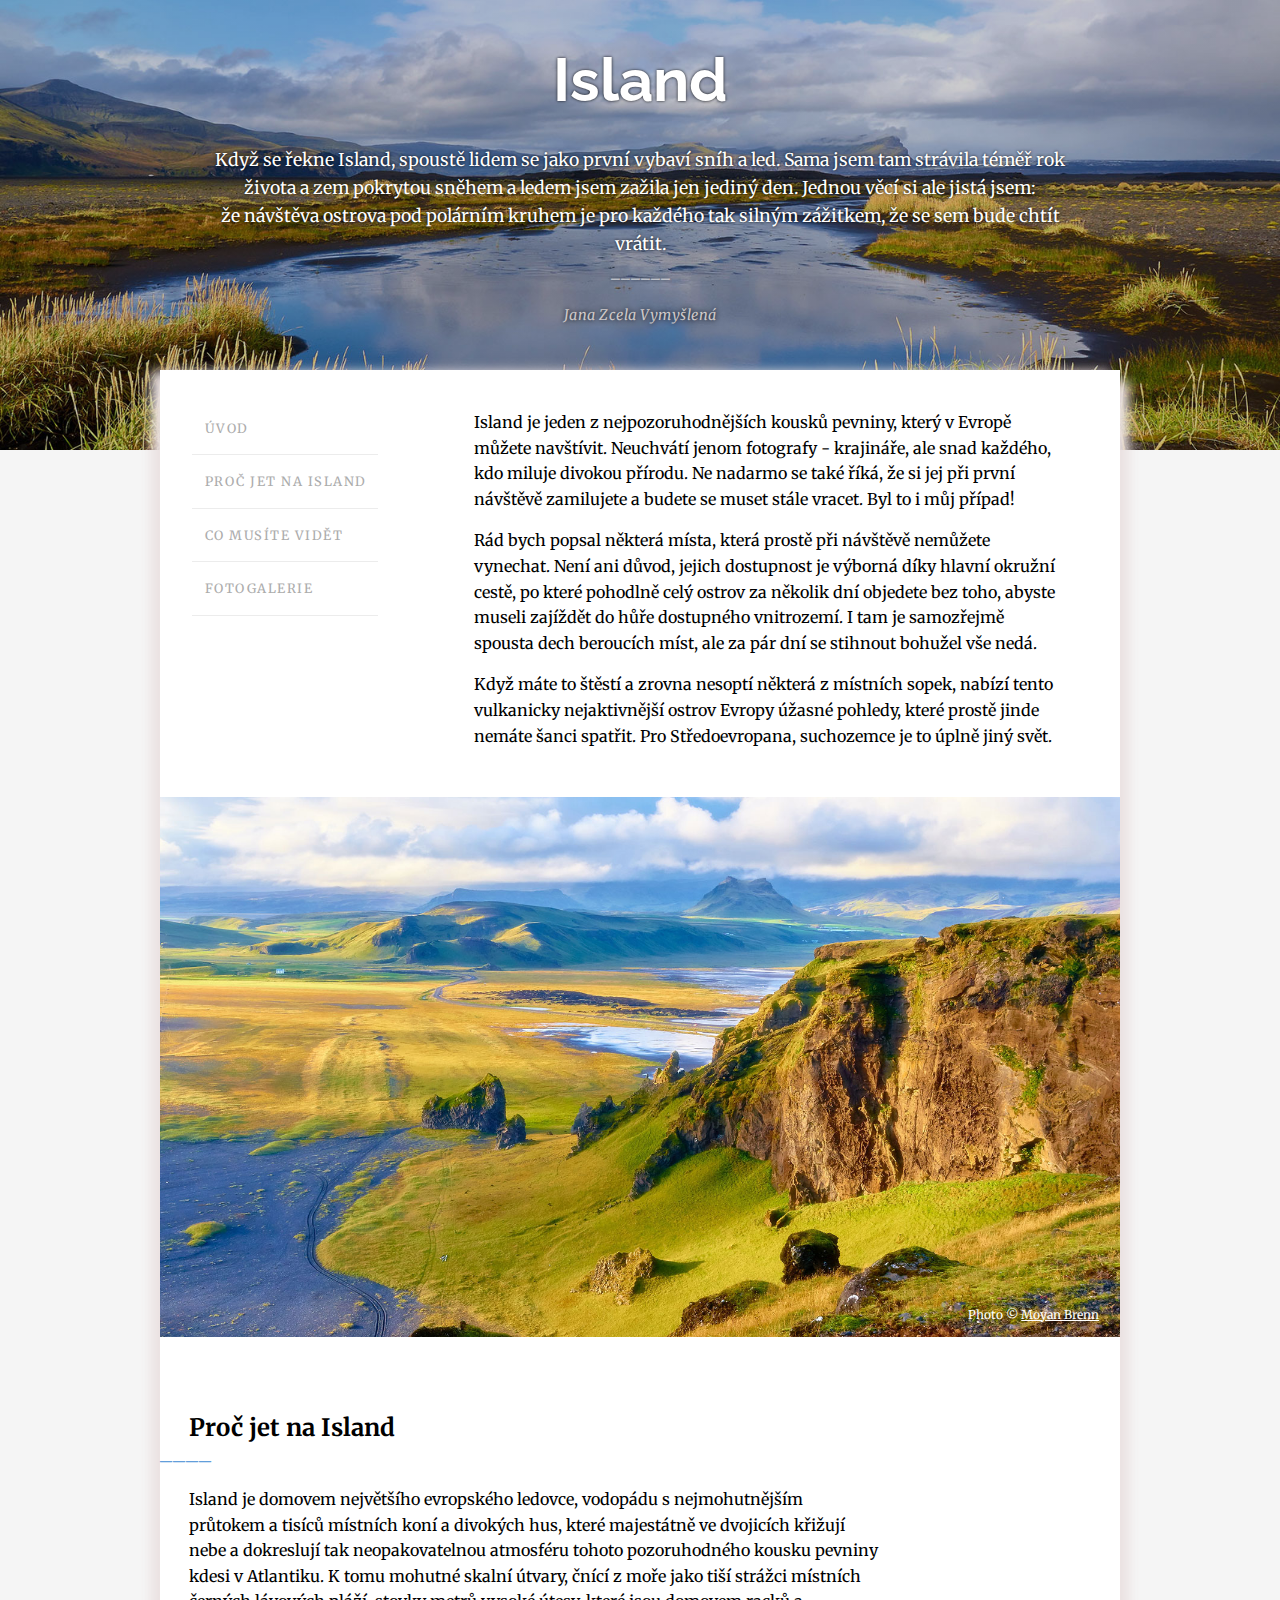
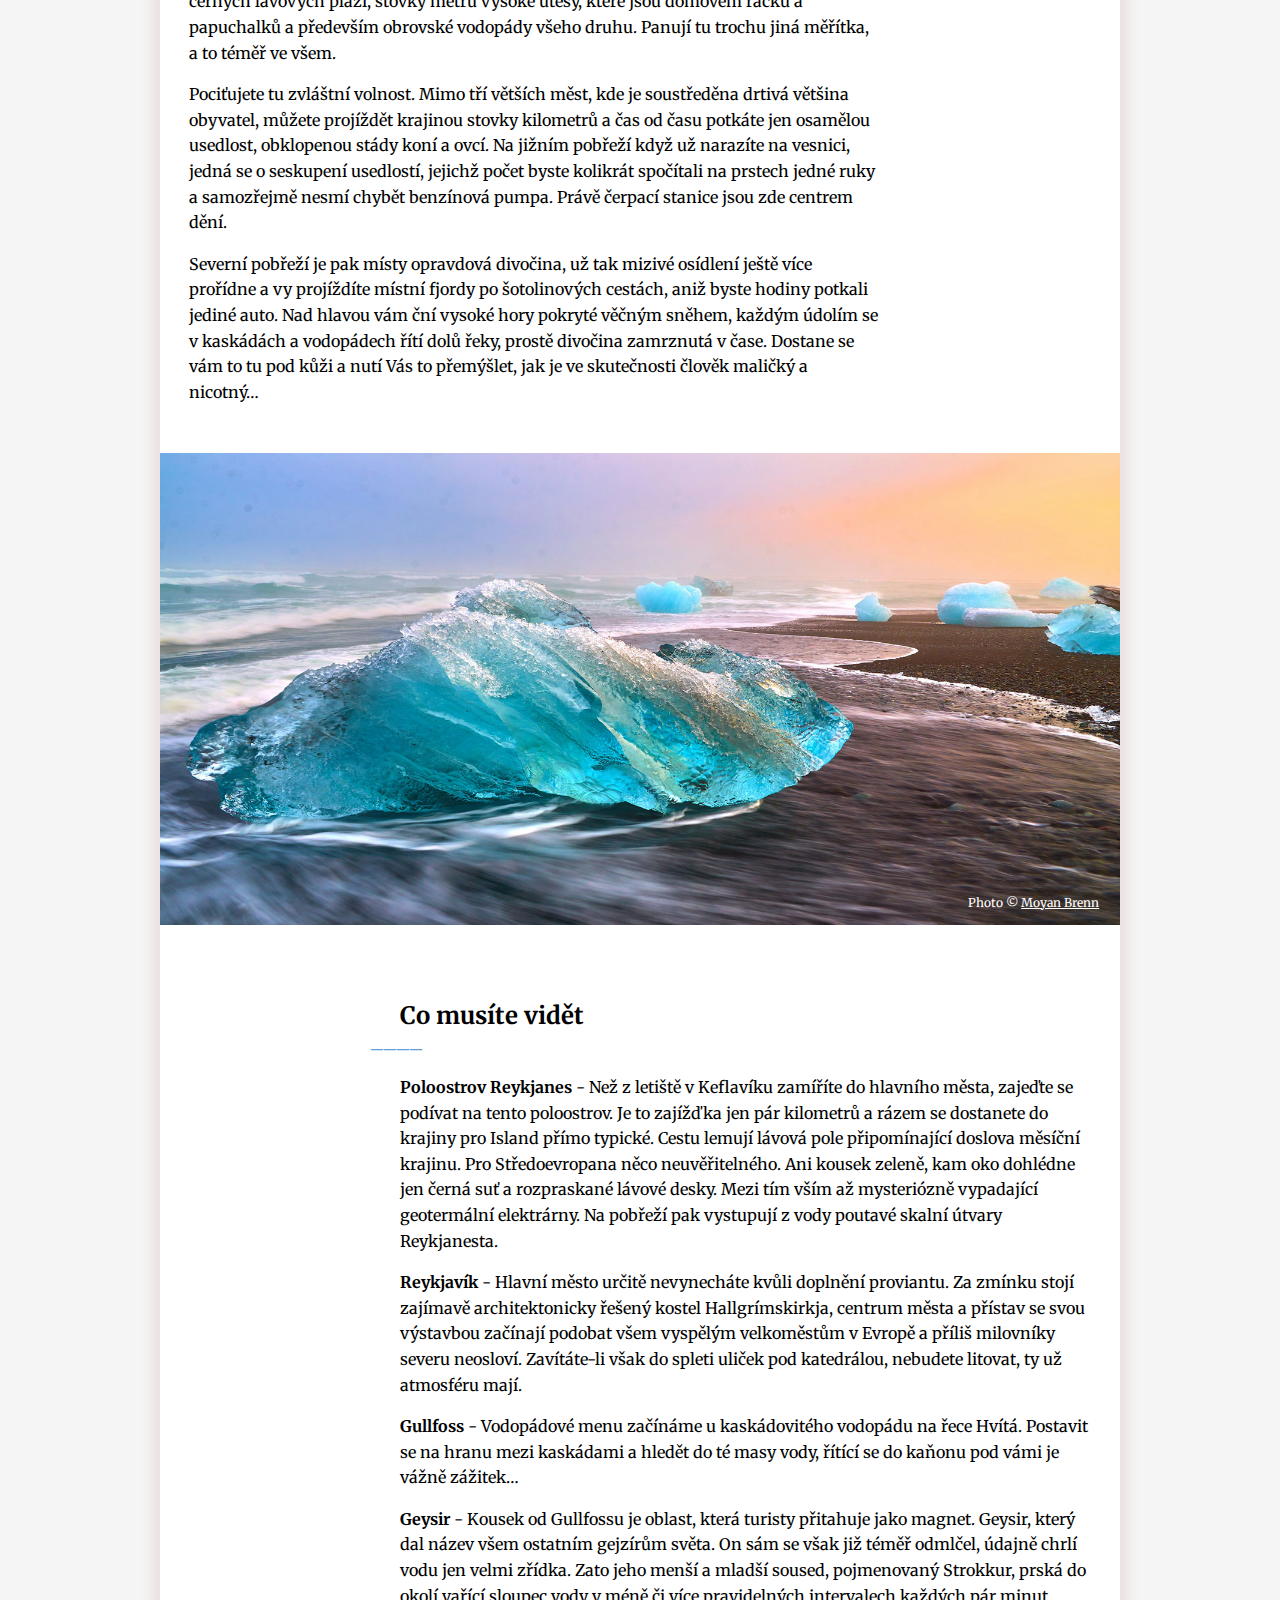
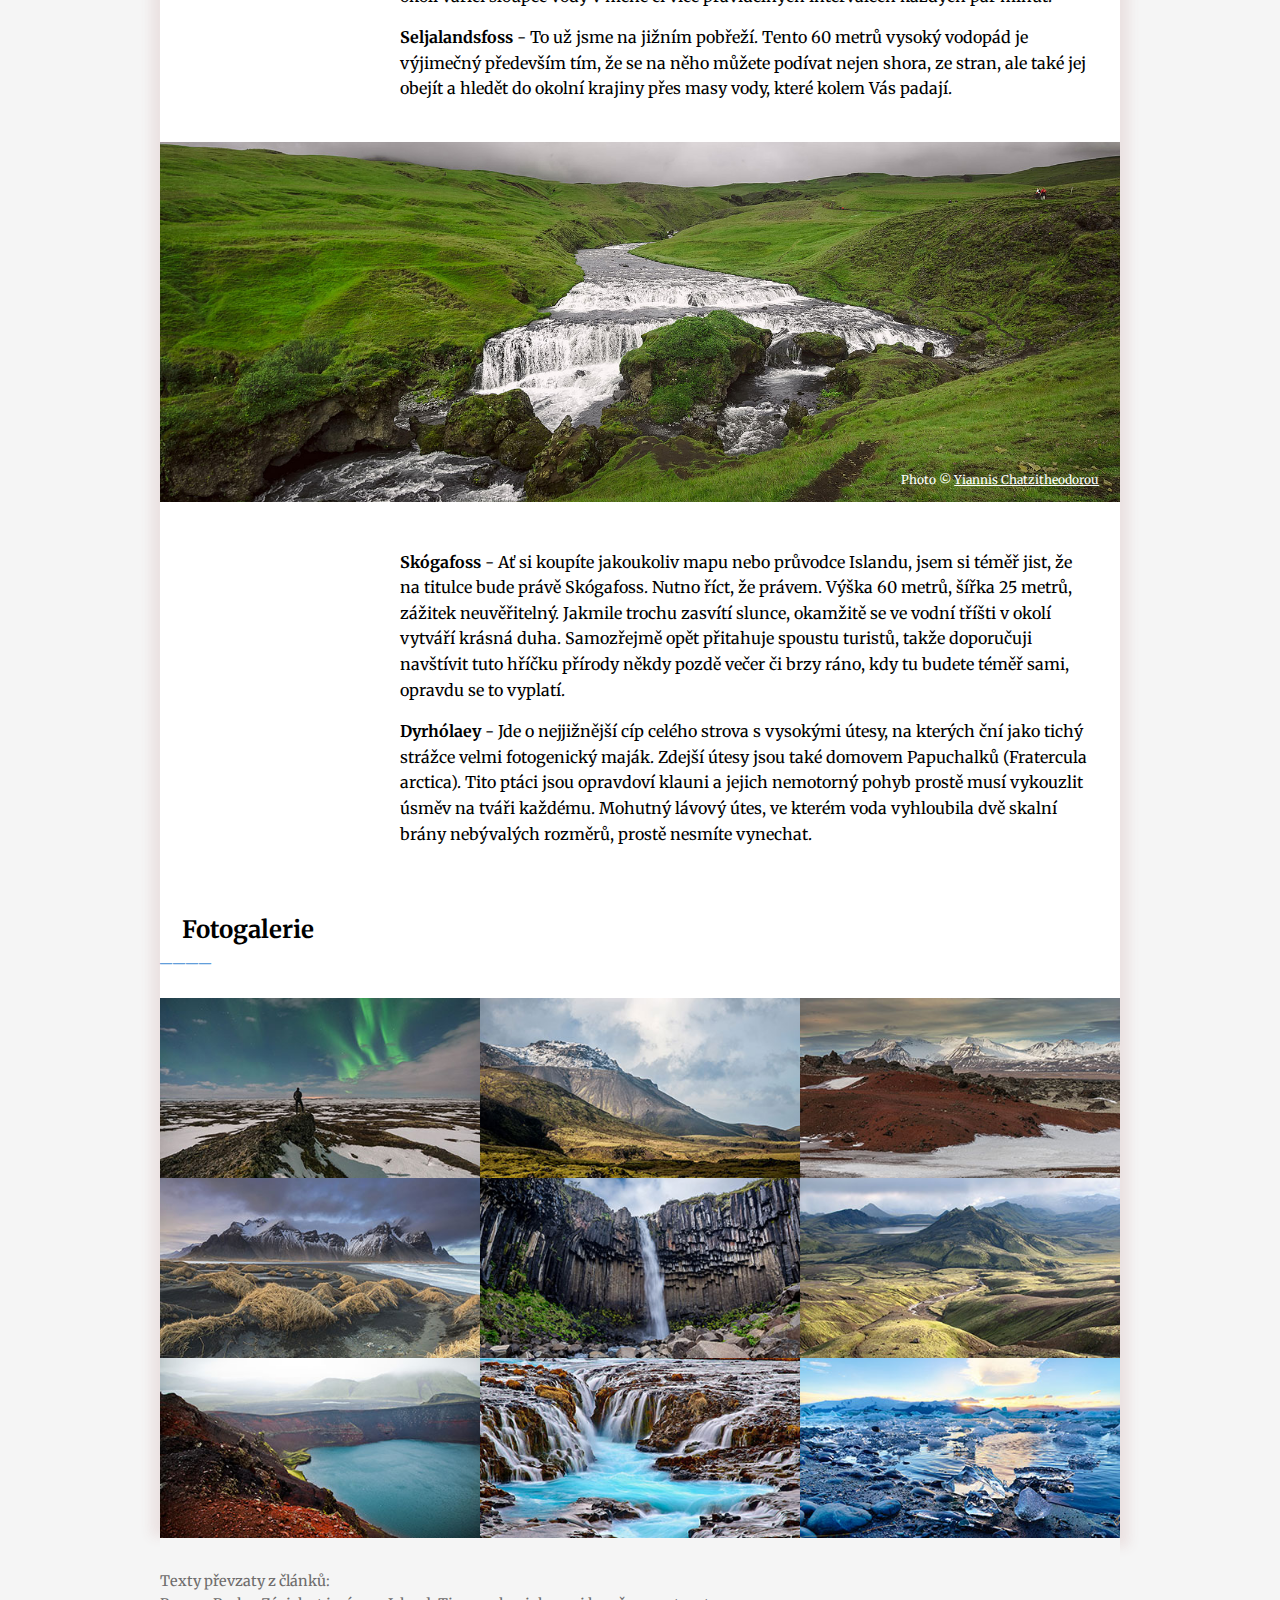
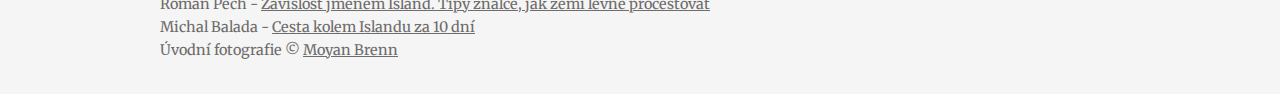
<file: index.html>
<!DOCTYPE html>
<html lang="cs">

<head>
    <meta charset="utf-8">
    <meta name="viewport" content="width=device-width, initial-scale=1">
    <title>Cestování po Islandu</title>
    <link href="https://fonts.googleapis.com/css?family=Merriweather:400,400i|Raleway:400,700" rel="stylesheet">
    <link rel="stylesheet" href="style.css">
</head>

<body>


    <!-- hlavička -->
    <header class="header">

        <h1 class="titulek">Island</h1>

        <p class="perex">Když se řekne Island, spoustě lidem se jako první vybaví sníh a&nbsp;led. Sama jsem tam strávila téměř rok života a&nbsp;zem pokrytou sněhem a&nbsp;ledem jsem zažila jen jediný den. Jednou věcí si ale jistá jsem: že&nbsp;návštěva ostrova pod polárním kruhem je pro každého tak silným zážitkem, že&nbsp;se sem bude chtít vrátit.</p>

        <p class="autor">Jana Zcela Vymyšlená</p>

    </header>


    <div class="obal">

        <!-- menu -->
        <nav class="navigace">

            <ul class="menu">
                <li class="polozka"><a class="odkaz" href="#uvod">Úvod</a></li>
                <li class="polozka"><a class="odkaz" href="#proc-jet">Proč jet na&nbsp;Island</a></li>
                <li class="polozka"><a class="odkaz" href="#co-musite-videt">Co musíte vidět</a></li>
                <li class="polozka"><a class="odkaz" href="#galerie">Fotogalerie</a></li>
            </ul>

        </nav><!-- konec .navigace -->


        <!-- sekce Úvod -->
        <section class="uvod" id="uvod">

            <p>Island je jeden z nejpozoruhodnějších kousků pevniny, který v Evropě můžete navštívit. Neuchvátí jenom fotografy - krajináře, ale snad každého, kdo miluje divokou přírodu. Ne nadarmo se také říká, že si jej při první návštěvě zamilujete a budete se muset stále vracet. Byl to i můj případ!</p>

            <p>Rád bych popsal některá místa, která prostě při návštěvě nemůžete vynechat. Není ani důvod, jejich dostupnost je výborná díky hlavní okružní cestě, po které pohodlně celý ostrov za několik dní objedete bez toho, abyste museli zajíždět do hůře dostupného vnitrozemí. I tam je samozřejmě spousta dech beroucích míst, ale za pár dní se stihnout bohužel vše nedá.</p>

            <p>Když máte to štěstí a zrovna nesoptí některá z místních sopek, nabízí tento vulkanicky nejaktivnější ostrov Evropy úžasné pohledy, které prostě jinde nemáte šanci spatřit. Pro Středoevropana, suchozemce je to úplně jiný svět.</p>

        </section><!-- konec .uvod -->

        <figure class="obal-obrazek">
            <img class="obrazek" src="img/island1.jpg" alt="Island">
            <figcaption class="popisek popisek-obrazek">
                <p class="popisek-copy">
                    Photo &copy; <a href="https://flic.kr/p/yFnyAT">Moyan Brenn</a>
                </p>
            </figcaption>
        </figure>


        <!-- sekce Proč -->

        <section class="proc-jet" id="proc-jet">

            <h2 class="nadpis-2">Proč jet na Island</h2>

            <p>Island je domovem největšího evropského ledovce, vodopádu s nejmohutnějším průtokem a tisíců místních koní a divokých hus, které majestátně ve dvojicích křižují nebe a dokreslují tak neopakovatelnou atmosféru tohoto pozoruhodného kousku pevniny kdesi v Atlantiku. K tomu mohutné skalní útvary, čnící z moře jako tiší strážci místních černých lávových pláží, stovky metrů vysoké útesy, které jsou domovem racků a papuchalků a především obrovské vodopády všeho druhu. Panují tu trochu jiná měřítka, a to téměř ve všem.</p>

            <p>Pociťujete tu zvláštní volnost. Mimo tří větších měst, kde je soustředěna drtivá většina obyvatel, můžete projíždět krajinou stovky kilometrů a čas od času potkáte jen osamělou usedlost, obklopenou stády koní a ovcí. Na jižním pobřeží když už narazíte na vesnici, jedná se o seskupení usedlostí, jejichž počet byste kolikrát spočítali na prstech jedné ruky a samozřejmě nesmí chybět benzínová pumpa. Právě čerpací stanice jsou zde centrem dění.</p>

            <p>Severní pobřeží je pak místy opravdová divočina, už tak mizivé osídlení ještě více prořídne a vy projíždíte místní fjordy po šotolinových cestách, aniž byste hodiny potkali jediné auto. Nad hlavou vám ční vysoké hory pokryté věčným sněhem, každým údolím se v kaskádách a vodopádech řítí dolů řeky, prostě divočina zamrznutá v čase. Dostane se vám to tu pod kůži a nutí Vás to přemýšlet, jak je ve skutečnosti člověk maličký a nicotný&hellip;</p>

        </section><!-- konec .proc-jet -->

        <figure class="obal-obrazek">
            <img class="obrazek" src="img/island2.jpg" alt="Island">
            <figcaption class="popisek popisek-obrazek">
                <p class="popisek-copy">
                    Photo &copy; <a href="https://flic.kr/p/yiAg2h">Moyan Brenn</a>
                </p>
            </figcaption>
        </figure>


        <!-- sekce Co musíte vidět -->

        <section class="co-musite-videt" id="co-musite-videt">

            <div class="zmena-strany zmena-strany-1">

                <h2 class="nadpis-2">Co musíte vidět</h2>

                <p><strong>Poloostrov Reykjanes</strong> - Než z letiště v Keflavíku zamíříte do hlavního města, zajeďte se podívat na tento poloostrov. Je to zajížďka jen pár kilometrů a rázem se dostanete do krajiny pro Island přímo typické. Cestu lemují lávová pole připomínající doslova měsíční krajinu. Pro Středoevropana něco neuvěřitelného. Ani kousek zeleně, kam oko dohlédne jen černá suť a rozpraskané lávové desky. Mezi tím vším až mysteriózně vypadající geotermální elektrárny. Na pobřeží pak vystupují z vody poutavé skalní útvary Reykjanesta.</p>

                <p><strong>Reykjavík</strong> - Hlavní město určitě nevynecháte kvůli doplnění proviantu. Za zmínku stojí zajímavě architektonicky řešený kostel Hallgrímskirkja, centrum města a přístav se svou výstavbou začínají podobat všem vyspělým velkoměstům v Evropě a příliš milovníky severu neosloví. Zavítáte-li však do spleti uliček pod katedrálou, nebudete litovat, ty už atmosféru mají.</p>

                <p><strong>Gullfoss</strong> - Vodopádové menu začínáme u kaskádovitého vodopádu na řece Hvítá. Postavit se na hranu mezi kaskádami a hledět do té masy vody, řítící se do kaňonu pod vámi je vážně zážitek&hellip;</p>

                <p><strong>Geysir</strong> - Kousek od Gullfossu je oblast, která turisty přitahuje jako magnet. Geysir, který dal název všem ostatním gejzírům světa. On sám se však již téměř odmlčel, údajně chrlí vodu jen velmi zřídka. Zato jeho menší a mladší soused, pojmenovaný Strokkur, prská do okolí vařící sloupec vody v méně či více pravidelných intervalech každých pár minut.</p>

                <p><strong>Seljalandsfoss</strong> - To už jsme na jižním pobřeží. Tento 60 metrů vysoký vodopád je výjimečný především tím, že se na něho můžete podívat nejen shora, ze stran, ale také jej obejít a hledět do okolní krajiny přes masy vody, které kolem Vás padají.</p>

            </div>

            <figure class="obal-obrazek">
                <img class="obrazek" src="img/island3.jpg" alt="Island">
                <figcaption class="popisek popisek-obrazek">
                    <p class="popisek-copy">
                        Photo &copy; <a href="https://flic.kr/p/LfcKHP">Yiannis Chatzitheodorou</a>
                    </p>
                </figcaption>
            </figure>

            <!-- změna strany, aby to celé bylo hezčí :) -->

            <div class="zmena-strany zmena-strany-2">
                <p><strong>Skógafoss</strong> - Ať si koupíte jakoukoliv mapu nebo průvodce Islandu, jsem si téměř jist, že na titulce bude právě Skógafoss. Nutno říct, že právem. Výška 60 metrů, šířka 25 metrů, zážitek neuvěřitelný. Jakmile trochu zasvítí slunce, okamžitě se ve vodní tříšti v okolí vytváří krásná duha. Samozřejmě opět přitahuje spoustu turistů, takže doporučuji navštívit tuto hříčku přírody někdy pozdě večer či brzy ráno, kdy tu budete téměř sami, opravdu se to vyplatí.</p>

                <p><strong>Dyrhólaey</strong> - Jde o nejjižnější cíp celého strova s vysokými útesy, na kterých ční jako tichý strážce velmi fotogenický maják. Zdejší útesy jsou také domovem Papuchalků (Fratercula arctica). Tito ptáci jsou opravdoví klauni a jejich nemotorný pohyb prostě musí vykouzlit úsměv na tváři každému. Mohutný lávový útes, ve kterém voda vyhloubila dvě skalní brány nebývalých rozměrů, prostě nesmíte vynechat.</p>
            </div>

        </section><!-- konec .co-musite-videt -->


        <!-- sekce Fotogalerie -->

        <h2 class="nadpis-2 nadpis-galerie" id="galerie">Fotogalerie</h2>

        <section class="galerie">

            <figure class="foto">
                <img class="obrazek-galerie" src="img/nahled1.jpg" alt="Myvatn Aurora">
                <figcaption class="popisek popisek-galerie">
                    <span class="popisek-bold">Myvatn Aurora</span><br>
                    <p class="popisek-copy">Photo &copy; <a href="https://flic.kr/p/GN5utm">Kriss Williams</a></p>
                </figcaption>
            </figure>

            <figure class="foto">
                <img class="obrazek-galerie" src="img/nahled2.jpg" alt="Mountains in Iceland">
                <figcaption class="popisek popisek-galerie">
                    <span class="popisek-bold">Mountains in Iceland</span><br>
                    <p class="popisek-copy">Photo &copy; <a href="https://flic.kr/p/qCC5fd">Kamil Porembiński</a></p>
                </figcaption>
            </figure>

            <figure class="foto">
                <img class="obrazek-galerie" src="img/nahled3.jpg" alt="Life on Mars">
                <figcaption class="popisek popisek-galerie">
                    <span class="popisek-bold">Life on Mars</span><br>
                    <p class="popisek-copy">Photo &copy; <a href="https://flic.kr/p/DrxutX">Kriss Williams</a></p>
                </figcaption>
            </figure>

            <figure class="foto">
                <img class="obrazek-galerie" src="img/nahled4.jpg" alt="Stokksnes Sands">
                <figcaption class="popisek popisek-galerie">
                    <span class="popisek-bold">Stokksnes Sands</span><br>
                    <p class="popisek-copy">Photo &copy; <a href="https://flic.kr/p/vzopTG">Kriss Williams</a></p>
                </figcaption>
            </figure>

            <figure class="foto">
                <img class="obrazek-galerie" src="img/nahled5.jpg" alt="Svartifoss (Black Fall)">
                <figcaption class="popisek popisek-galerie">
                    <span class="popisek-bold">Svartifoss (Black Fall)</span><br>
                    <p class="popisek-copy">Photo &copy; <a href="https://flic.kr/p/v5Butv">Ron Kroetz</a></p>
                </figcaption>
            </figure>

            <figure class="foto">
                <img class="obrazek-galerie" src="img/nahled6.jpg" alt="Landmannalaugar">
                <figcaption class="popisek popisek-galerie">
                    <span class="popisek-bold">Landmannalaugar</span><br>
                    <p class="popisek-copy">Photo &copy; <a href="https://flic.kr/p/2SWHDd">Michel Osmont</a></p>
                </figcaption>
            </figure>

            <figure class="foto">
                <img class="obrazek-galerie" src="img/nahled7.jpg" alt="Iceland">
                <figcaption class="popisek popisek-galerie">
                    <span class="popisek-bold">Iceland</span><br>
                    <p class="popisek-copy">Photo &copy; <a href="https://flic.kr/p/aaqZLk">Eric Montford</a></p>
                </figcaption>
            </figure>

            <figure class="foto">
                <img class="obrazek-galerie" src="img/nahled8.jpg" alt="Bruarfoss waterfalls">
                <figcaption class="popisek popisek-galerie">
                    <span class="popisek-bold">Bruarfoss waterfalls</span><br>
                    <p class="popisek-copy">Photo &copy; <a href="https://flic.kr/p/nuUQM7">Moyan Brenn</a></p>
                </figcaption>
            </figure>

            <figure class="foto">
                <img class="obrazek-galerie" src="img/nahled9.jpg" alt="Jokulsarlon glacier lagoon">
                <figcaption class="popisek popisek-galerie">
                    <span class="popisek-bold">Jokulsarlon glacier lagoon</span><br>
                    <p class="popisek-copy">Photo &copy; <a href="https://flic.kr/p/getEgS">Moyan Brenn</a></p>
                </figcaption>
            </figure>

        </section><!-- konec .galerie -->


    </div><!-- konec .obal -->

    <!-- patička -->

    <footer class="footer">
        <p class="texty">
            Texty převzaty z článků:<br>
            Roman Pech - <a href="http://cestovani.idnes.cz/island-a-roman-pech-0nh-/kolem-sveta.aspx?c=A140519_125122_kolem-sveta_tom">Závislost jménem Island. Tipy znalce, jak zemi levně procestovat</a><br>
            Michal Balada - <a href="http://www.pohora.cz/tipy-na-vylety/16352-cesta-kolem-islandu-za-10-dni/">Cesta kolem Islandu za 10 dní</a>
        </p>
        <p class="uvod-foto">
            Úvodní fotografie &copy; <a href="https://flic.kr/p/gett4S">Moyan Brenn</a>
        </p>

    </footer><!-- konec .footer -->

</body>

</html>
</file>
<file: style.css>
/* nejsme vcerejsi, pouzivame moderni box model */
html {
    box-sizing: border-box;
}

*,
::after,
::before {
    box-sizing: border-box;
}

/*
 BARVY
 pozadi           #f5f5f5
 dekorace nadpisů #629edb
*/

:root {
    --body-bgr-color: #f5f5f5;
    --obal-bgr-color: #FFFFFF;
    --header-bgr-color: #569ebd;
    --primary-color: #FFFFFF;
    --popisek-color: rgb(128, 128, 128);
    --footer-color: rgb(110, 108, 108);
    --border-color: rgb(236, 236, 236);
}

body {
    margin: 0;
    padding: 0;
    background-color: var(--body-bgr-color);
    font-family: 'Merriweather', serif;
    font-size: 16px;
    line-height: 1.6;
}

.obal {
    background-color: var(--obal-bgr-color);
    margin: 0 auto;
    padding-top: 1rem;
    padding-bottom: 1rem;
}


/* HLAVICKA */

.header {
    background-color: var(--header-bgr-color);
    background-image:
        linear-gradient(hsla(0 0% 0% / 0.2), hsla(0 0% 0% / 0.2)),
        url(../img/island-hlavicka.jpg);
    background-position: center;
    background-size: cover;
    background-repeat: no-repeat;
    color: var(--primary-color);
    text-shadow: 0 0 3px hsla(0 0% 0% / 0.9);
    text-align: center;
    padding: 1rem 2rem;
}

.titulek {
    font-family: 'Raleway', serif;
    font-size: 2.5em;
    margin-top: 0;
    margin-bottom: 0;
}

.perex {
    font-size: 1em;
}

.autor {
    font-size: 0.8em;
    font-style: italic;
    color: rgb(206, 201, 201);
    text-shadow: 0 0 5px hsla(0 0% 0% / 0.9);
    letter-spacing: 0.5px;
}

.perex::after {
    content: "______";
    display: block;
}


/* MENU */

.navigace ul {
    list-style: none;
    padding-left: 0;
}

.menu a {
    text-decoration: none;
    color: rgb(172, 172, 172);
    text-transform: uppercase;
    letter-spacing: 1.5px;
    padding: 0.5rem 0;
}

.menu li {
    text-align: center;
    padding: 0.5rem;
    margin-right: 2rem;
    margin-left: 2rem;
    border-bottom: 1px solid rgb(236, 236, 236);
}

.polozka:hover,
.polozka:hover a {
    background-color: rgb(181, 177, 238);
    color: var(--primary-color);
}


/* OBSAH */

.uvod,
.proc-jet,
.co-musite-videt {
    margin-top: 3rem;
    margin-bottom: 3rem;
}

.uvod,
.proc-jet,
.zmena-strany {
    padding-right: 1.4rem;
    padding-left: 1.4rem;
}

.uvod p:first-child {
    padding-top: 1rem;
}

.nadpis-2 {
    padding-top: 1rem;
    position: relative;
}

.nadpis-2::after {
    content: "____";
    color: #629edb;
    display: block;
    position: absolute;
    left: calc(1.4rem * (-1));
    top: 2.5rem;
}

.proc-jet p:nth-child(2),
.zmena-strany-1 p:nth-child(2),
.zmena-strany-2 p:nth-child(1) {
    margin-top: 2.5rem;
}

.co-musite-videt p:nth-child(6) {
    margin-bottom: 2.5rem;
}

.obal-obrazek img {
    max-width: 100%;
    height: auto;
}

.obal-obrazek {
    margin: 0;
}

.popisek {
    color: var(--popisek-color);
    font-size: 0.75em;
    margin-top: 0;
    margin-bottom: 0;
    text-align: center;
}

.popisek a {
    color: var(--popisek-color);
}


/* FOTOGALERIE */

.nadpis-galerie {
    padding-left: 1.4rem;
}

.galerie img {
    width: 100%;
    height: auto;
}

.foto {
    margin: 1.5rem 0;
}

.foto:first-child {
    margin-top: 2.5rem;
}

.popisek-copy {
    margin-top: 0;
}

.popisek-bold {
    font-weight: bold;
    font-size: 1.15em;
}


/* PATICKA */

.footer {
    background-image: linear-gradient(180deg, rgba(0, 0, 0, 0.31) 0%, rgba(182, 173, 173, 0.41) 14%, rgba(244, 237, 237, 0.6) 42%, rgb(245, 238, 238) 100%);
    padding: 1rem;
    font-size: 0.75em;
    color: var(--footer-color);
}

.footer a {
    color: var(--footer-color);
}

.texty,
.uvod-foto {
    margin: 0;
}


/* TABLET - ŠÍŘKA 500px až 1000px */

@media screen and (min-width: 500px) {

    .obal {
        padding-top: 1rem;
        padding-bottom: 0;
    }

    .header {
        min-height: 350px;
        padding: 1rem 3rem;
    }

    .titulek {
        font-size: 3em;
    }

    .perex {
        font-size: 1.1em;
    }

    .autor {
        font-size: 0.9em;
    }

    .menu {
        display: flex;
        margin: 0 1rem;
        border-top: 1px solid var(--border-color);
        border-bottom: 1px solid var(--border-color);
    }

    .polozka {
        display: flex;
        flex: 1 0 25%;
        justify-content: center;
        align-items: center;
    }

    .menu li {
        margin-right: 0;
        margin-left: 0;
        border-bottom: none;
        border-right: 1px solid var(--border-color);
    }

    .menu a {
        font-size: 0.8em;
        letter-spacing: 0.5px;
    }

    .menu>li:last-child {
        border-right: none;
    }

    .uvod,
    .proc-jet,
    .zmena-strany {
        padding-right: 1.6rem;
        padding-left: 1.6rem;
    }

    .nadpis-2::after {
        left: calc(1.6rem * (-1));
    }

    .obal-obrazek {
        position: relative;
    }

    .popisek-obrazek {
        position: absolute;
        bottom: 1rem;
        right: 1rem;
        margin: 0;
    }

    .popisek-copy,
    .popisek-copy a {
        color: var(--primary-color);
        margin: 0;
    }

    .popisek-obrazek p {
        padding: 0;
    }

    .galerie {
        display: flex;
        flex-wrap: wrap;
        margin-top: 3rem;
    }

    .foto:first-child {
        margin-top: 0;
    }

    .foto {
        display: flex;
        flex-basis: 50%;
        margin: 0;
        overflow: hidden;
        position: relative;
    }

    .foto img {
        transition: all 1s ease;
    }

    .foto:hover img {
        transform: scale(1.3);
    }

    .popisek-galerie {
        position: absolute;
        bottom: 0;
        width: 100%;
        height: 55px;
        padding-bottom: 0.5rem;
        padding-top: 0.5rem;
        color: var(--primary-color);
        background-image: linear-gradient(hsla(0 0% 0% / 0.4), hsla(0 0% 0% / 0.4));
        transform: translate(0, 100%);
    }

    .foto:hover>.popisek-galerie {
        transform: translate(0, 0%);
        transition: all 0.75s ease-in-out;
    }
}


/* POČÍTAČ - ŠÍŘKA nad 1000px */

@media screen and (min-width: 1000px) {

    .obal {
        width: 960px;
        box-shadow:
            10px 10px 11px -1px rgba(235, 226, 226, 1),
            -10px 0 11px -1px rgba(235, 226, 226, 1);
        margin-top: -8rem;
        padding-top: 0;
    }

    .header {
        min-height: 450px;
        padding: 2rem 10rem;
    }

    .titulek {
        font-size: 3.75em;
    }

    .menu {
        flex-direction: column;
        float: left;
        border: none;
        margin: 2rem 0 0 2rem;
    }

    .menu li {
        border-bottom: 1px solid var(--border-color);
        border-right: none;
    }

    .menu a {
        font-size: 0.8em;
        padding-left: 0.3rem;
        letter-spacing: 1.5px;
    }

    .odkaz {
        width: 170px;
        text-align: left;
    }

    .uvod p {
        padding-left: 18rem;
        padding-right: 1.8rem;
    }

    .uvod p:first-child {
        padding-top: 2.5rem;
    }

    .proc-jet {
        padding-left: 1.8rem;
        padding-right: 15rem;
    }

    .zmena-strany {
        padding-right: 1.8rem;
        padding-left: 15rem;
    }

    .nadpis-2::after {
        left: calc(1.8rem * (-1));
    }

    .popisek-obrazek {
        bottom: 1.3rem;
        right: 1.3rem;
    }

    .nadpis-galerie::after {
        left: 0;
    }

    .foto {
        flex-basis: calc(1/3*100%);
    }

    .footer {
        width: 960px;
        font-size: 0.9em;
        margin: 0 auto;
        padding: 2rem 0;
        background-color: var(--body-bgr-color);
        background-image: none;
    }
}


@media screen and (min-width: 1200px) {

    .header {
        padding: 2rem 13rem;
    }
}
</file>
